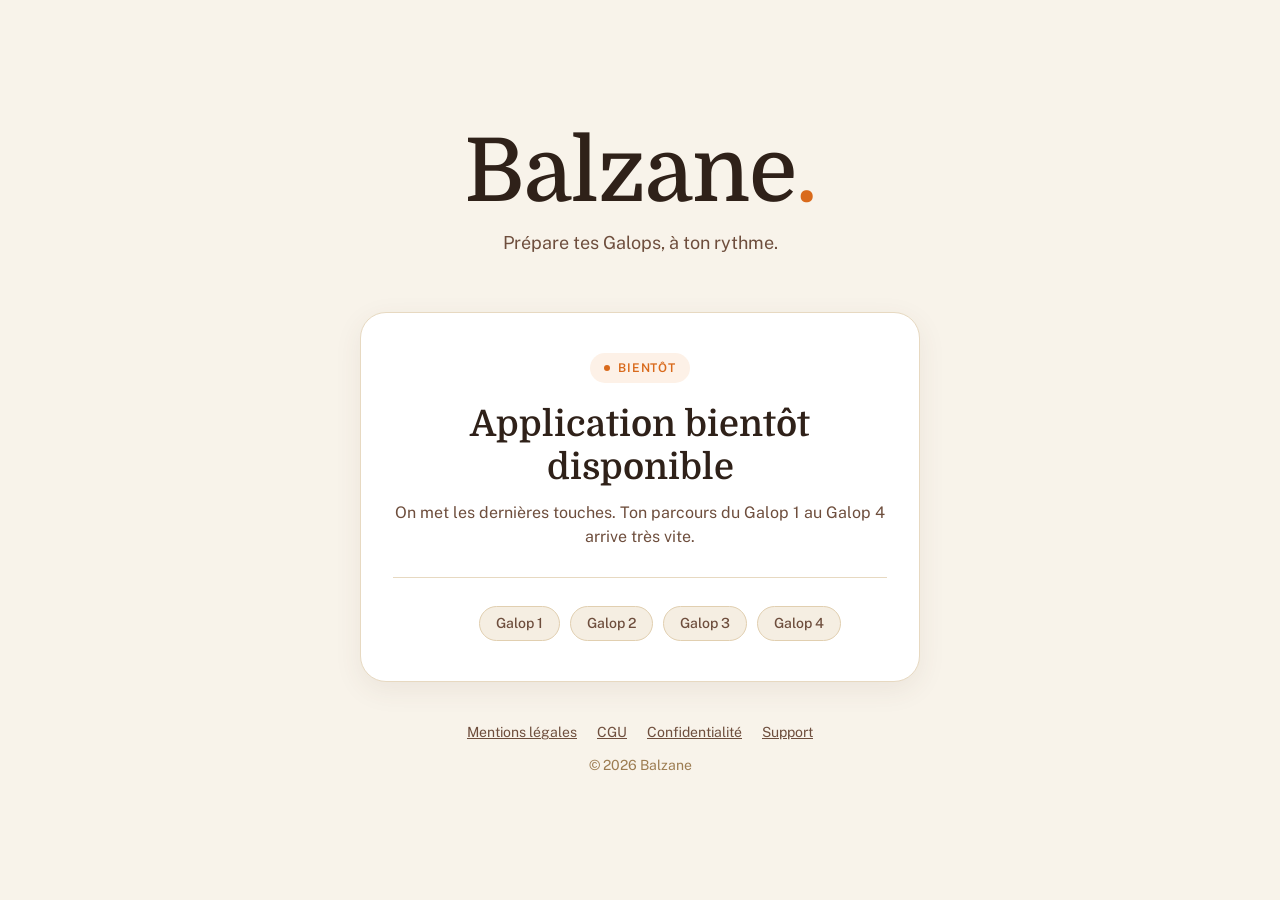
<file: index.html>
<!doctype html>
<html lang="fr">
<head>
  <meta charset="utf-8">
  <meta name="viewport" content="width=device-width, initial-scale=1">
  <title>Balzane. — Application bientôt disponible</title>
  <meta name="description" content="Prépare tes Galops, à ton rythme. L'application Balzane arrive bientôt.">
  <meta name="theme-color" content="#F8F3EA">
  <link rel="preconnect" href="https://fonts.googleapis.com">
  <link rel="preconnect" href="https://fonts.gstatic.com" crossorigin>
  <link href="https://fonts.googleapis.com/css2?family=Domine:wght@400;500;600;700&family=Public+Sans:wght@400;500;600&display=swap" rel="stylesheet">
  <style>
    :root {
      --background: #F8F3EA;
      --background-sunken: #F5EEE2;
      --card: #FFFFFF;
      --foreground: #2F2119;
      --secondary: #6E4E3D;
      --tertiary: #9C7C51;
      --primary: #D96A1C;
      --primary-subtle: #FDF1E7;
      --border: #E1CFB0;
      --border-subtle: #E7D9C1;
      --success: #475737;
      --success-light: #E5EADB;

      --font-display: "Domine", Georgia, serif;
      --font-body: "Public Sans", -apple-system, "Segoe UI", sans-serif;
      --ease: cubic-bezier(0.4, 0, 0.2, 1);
    }

    * { box-sizing: border-box; margin: 0; }

    html { height: 100%; }
    body { min-height: 100%; }

    body {
      display: flex;
      flex-direction: column;
      align-items: center;
      justify-content: center;
      padding: 32px 24px;
      background: var(--background);
      color: var(--foreground);
      font-family: var(--font-body);
      line-height: 1.5;
      -webkit-font-smoothing: antialiased;
    }

    main {
      width: 100%;
      max-width: 560px;
      text-align: center;
    }

    .reveal {
      opacity: 0;
      transform: translateY(12px);
      animation: reveal 600ms var(--ease) forwards;
      animation-delay: calc(var(--i, 0) * 120ms);
    }

    @keyframes reveal {
      to { opacity: 1; transform: none; }
    }

    .wordmark {
      font-family: var(--font-display);
      font-weight: 500;
      font-size: clamp(3.5rem, 14vw, 5.5rem);
      line-height: 1.1;
      letter-spacing: -0.01em;
    }
    .wordmark span { color: var(--primary); }

    .tagline {
      margin-top: 8px;
      font-size: 1.125rem;
      color: var(--secondary);
    }

    .card {
      margin-top: 56px;
      padding: 40px 32px;
      background: var(--card);
      border: 1px solid var(--border-subtle);
      border-radius: 26px;
      box-shadow: 0 8px 28px rgba(87, 62, 48, 0.08);
    }

    .badge {
      display: inline-flex;
      align-items: center;
      gap: 8px;
      padding: 6px 14px;
      border-radius: 999px;
      background: var(--primary-subtle);
      color: var(--primary);
      font-size: 0.75rem;
      font-weight: 600;
      letter-spacing: 0.08em;
      text-transform: uppercase;
    }
    .badge::before {
      content: "";
      width: 6px;
      height: 6px;
      border-radius: 50%;
      background: currentColor;
    }

    h1 {
      margin-top: 20px;
      font-family: var(--font-display);
      font-weight: 600;
      font-size: clamp(1.75rem, 6vw, 2.25rem);
      line-height: 1.2;
    }

    .lead {
      margin-top: 12px;
      color: var(--secondary);
    }

    .galops {
      display: flex;
      flex-wrap: wrap;
      justify-content: center;
      gap: 10px;
      margin-top: 28px;
      padding-top: 28px;
      border-top: 1px solid var(--border-subtle);
    }
    .galops li {
      list-style: none;
      padding: 6px 16px;
      border-radius: 999px;
      border: 1px solid var(--border);
      background: var(--background-sunken);
      color: var(--secondary);
      font-size: 0.875rem;
      font-weight: 500;
      transition: background 200ms var(--ease), border-color 200ms var(--ease);
    }
    .galops li:hover {
      background: var(--card);
      border-color: var(--primary);
    }

    footer {
      margin-top: 40px;
      font-size: 0.875rem;
      color: var(--tertiary);
    }

    .legal-links {
      display: flex;
      flex-wrap: wrap;
      justify-content: center;
      gap: 8px 20px;
      margin-bottom: 12px;
    }
    .legal-links a { color: var(--secondary); }
    .legal-links a:hover { color: var(--primary); }

    @media (max-width: 420px) {
      body { padding: 24px 16px; }
      .card { padding: 32px 20px; }
      .galops { gap: 8px; }
      .galops li { padding: 6px 14px; }
    }

    @media (prefers-reduced-motion: reduce) {
      .reveal { animation: none; opacity: 1; transform: none; }
    }
  </style>
</head>
<body>
  <main>
    <header class="reveal" style="--i: 0">
      <p class="wordmark">Balzane<span>.</span></p>
      <p class="tagline">Prépare tes Galops, à ton rythme.</p>
    </header>

    <section class="card reveal" style="--i: 2">
      <span class="badge">Bientôt</span>
      <h1>Application bientôt disponible</h1>
      <p class="lead">On met les dernières touches. Ton parcours du Galop 1 au Galop 4 arrive très vite.</p>
      <ul class="galops" aria-label="Galops couverts">
        <li>Galop 1</li>
        <li>Galop 2</li>
        <li>Galop 3</li>
        <li>Galop 4</li>
      </ul>
    </section>

    <footer class="reveal" style="--i: 4">
      <nav class="legal-links" aria-label="Informations légales">
        <a href="mentions-legales.html">Mentions légales</a>
        <a href="cgu.html">CGU</a>
        <a href="confidentialite.html">Confidentialité</a>
        <a href="support.html">Support</a>
      </nav>
      © 2026 Balzane
    </footer>
  </main>
</body>
</html>
</file>
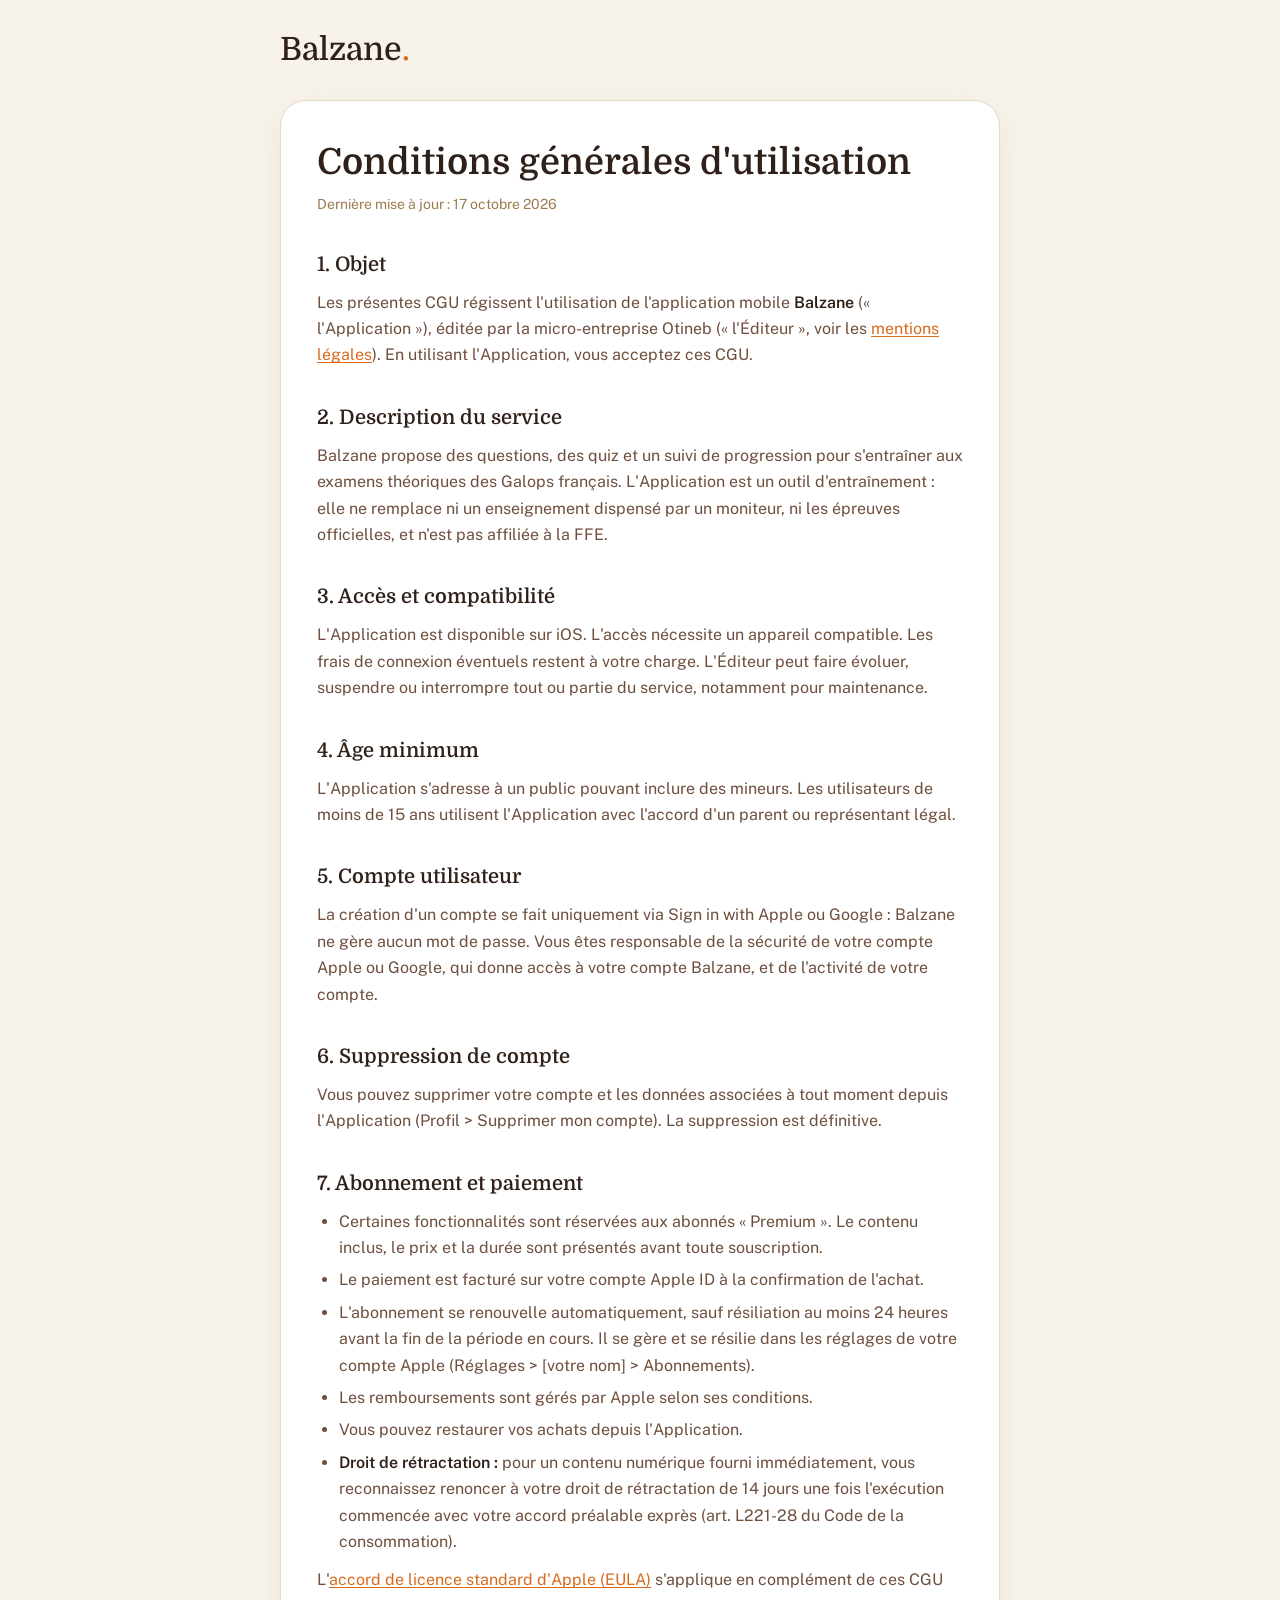
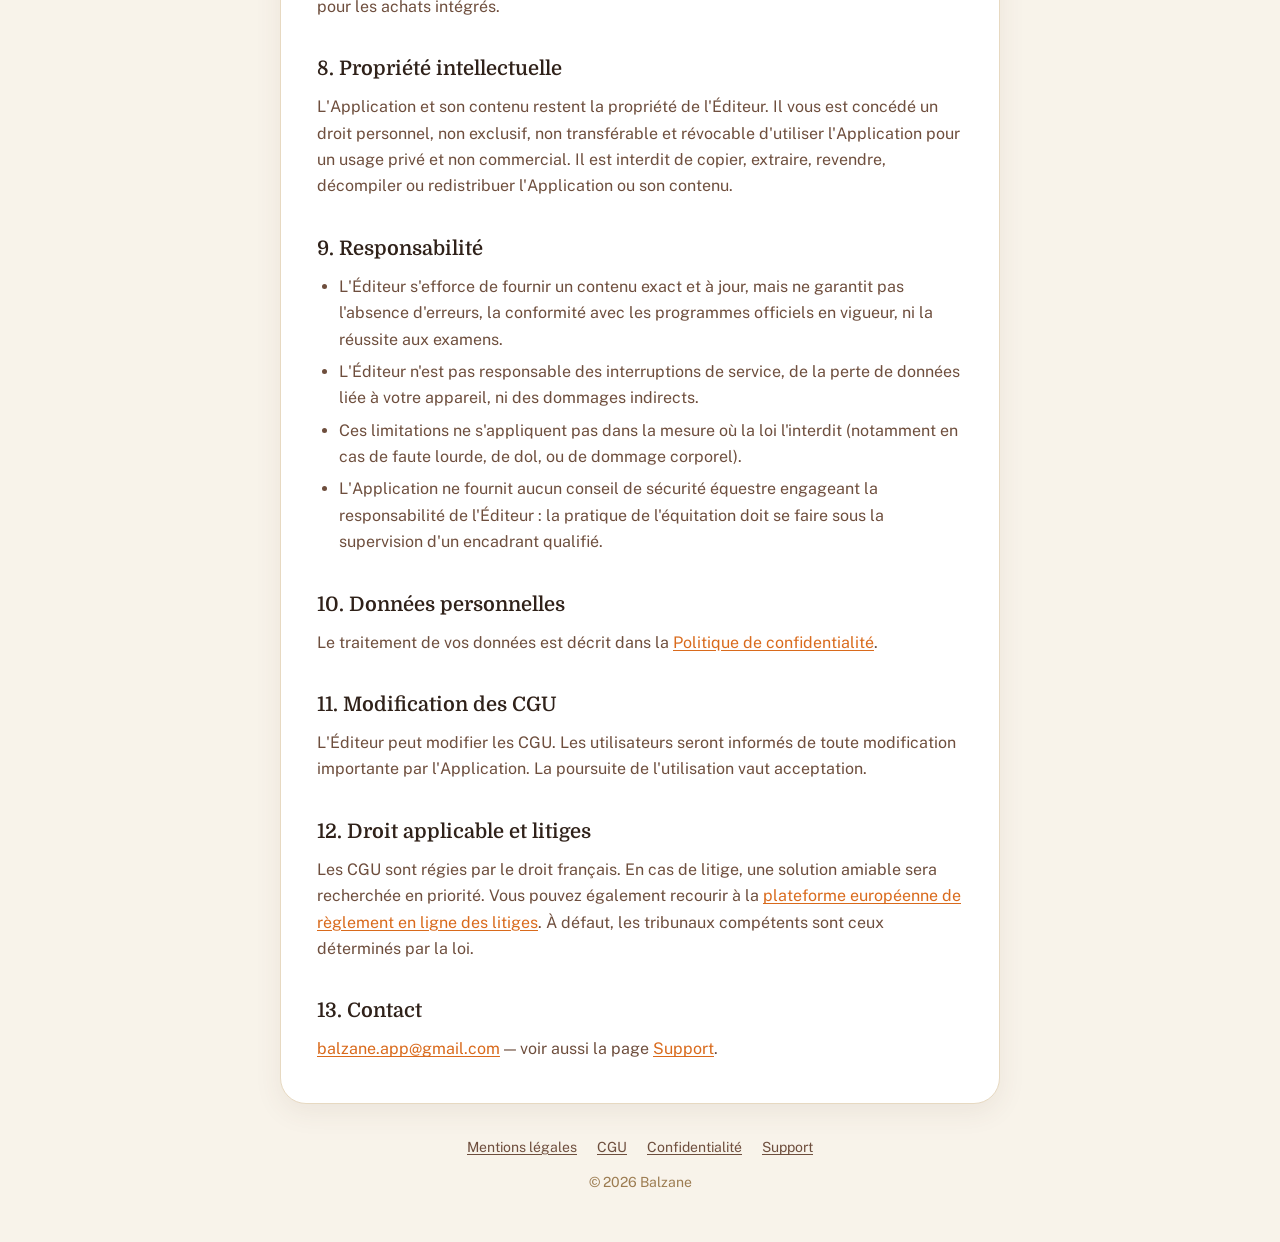
<file: cgu.html>
<!doctype html>
<html lang="fr">
<head>
  <meta charset="utf-8">
  <meta name="viewport" content="width=device-width, initial-scale=1">
  <title>Conditions générales d'utilisation — Balzane.</title>
  <meta name="description" content="Conditions générales d'utilisation de l'application Balzane.">
  <meta name="theme-color" content="#F8F3EA">
  <link rel="preconnect" href="https://fonts.googleapis.com">
  <link rel="preconnect" href="https://fonts.gstatic.com" crossorigin>
  <link href="https://fonts.googleapis.com/css2?family=Domine:wght@400;500;600;700&family=Public+Sans:wght@400;500;600&display=swap" rel="stylesheet">
  <link rel="stylesheet" href="legal.css">
</head>
<body>
  <div class="page">
    <a class="wordmark" href="/">Balzane<span>.</span></a>

    <main class="card">
      <h1>Conditions générales d'utilisation</h1>
      <p class="updated">Dernière mise à jour : 17 octobre 2026</p>

      <h2>1. Objet</h2>
      <p>Les présentes CGU régissent l'utilisation de l'application mobile <strong>Balzane</strong> (« l'Application »), éditée par la micro-entreprise Otineb (« l'Éditeur », voir les <a href="mentions-legales.html">mentions légales</a>). En utilisant l'Application, vous acceptez ces CGU.</p>

      <h2>2. Description du service</h2>
      <p>Balzane propose des questions, des quiz et un suivi de progression pour s'entraîner aux examens théoriques des Galops français. L'Application est un outil d'entraînement : elle ne remplace ni un enseignement dispensé par un moniteur, ni les épreuves officielles, et n'est pas affiliée à la FFE.</p>

      <h2>3. Accès et compatibilité</h2>
      <p>L'Application est disponible sur iOS. L'accès nécessite un appareil compatible. Les frais de connexion éventuels restent à votre charge. L'Éditeur peut faire évoluer, suspendre ou interrompre tout ou partie du service, notamment pour maintenance.</p>

      <h2>4. Âge minimum</h2>
      <p>L'Application s'adresse à un public pouvant inclure des mineurs. Les utilisateurs de moins de 15 ans utilisent l'Application avec l'accord d'un parent ou représentant légal.</p>

      <h2>5. Compte utilisateur</h2>
      <p>La création d'un compte se fait uniquement via Sign in with Apple ou Google : Balzane ne gère aucun mot de passe. Vous êtes responsable de la sécurité de votre compte Apple ou Google, qui donne accès à votre compte Balzane, et de l'activité de votre compte.</p>

      <h2>6. Suppression de compte</h2>
      <p>Vous pouvez supprimer votre compte et les données associées à tout moment depuis l'Application (Profil &gt; Supprimer mon compte). La suppression est définitive.</p>

      <h2>7. Abonnement et paiement</h2>
      <ul>
        <li>Certaines fonctionnalités sont réservées aux abonnés « Premium ». Le contenu inclus, le prix et la durée sont présentés avant toute souscription.</li>
        <li>Le paiement est facturé sur votre compte Apple ID à la confirmation de l'achat.</li>
        <li>L'abonnement se renouvelle automatiquement, sauf résiliation au moins 24 heures avant la fin de la période en cours. Il se gère et se résilie dans les réglages de votre compte Apple (Réglages &gt; [votre nom] &gt; Abonnements).</li>
        <li>Les remboursements sont gérés par Apple selon ses conditions.</li>
        <li>Vous pouvez restaurer vos achats depuis l'Application.</li>
        <li><strong>Droit de rétractation :</strong> pour un contenu numérique fourni immédiatement, vous reconnaissez renoncer à votre droit de rétractation de 14 jours une fois l'exécution commencée avec votre accord préalable exprès (art. L221-28 du Code de la consommation).</li>
      </ul>
      <p>L'<a href="https://www.apple.com/legal/internet-services/itunes/dev/stdeula/" rel="noopener">accord de licence standard d'Apple (EULA)</a> s'applique en complément de ces CGU pour les achats intégrés.</p>

      <h2>8. Propriété intellectuelle</h2>
      <p>L'Application et son contenu restent la propriété de l'Éditeur. Il vous est concédé un droit personnel, non exclusif, non transférable et révocable d'utiliser l'Application pour un usage privé et non commercial. Il est interdit de copier, extraire, revendre, décompiler ou redistribuer l'Application ou son contenu.</p>

      <h2>9. Responsabilité</h2>
      <ul>
        <li>L'Éditeur s'efforce de fournir un contenu exact et à jour, mais ne garantit pas l'absence d'erreurs, la conformité avec les programmes officiels en vigueur, ni la réussite aux examens.</li>
        <li>L'Éditeur n'est pas responsable des interruptions de service, de la perte de données liée à votre appareil, ni des dommages indirects.</li>
        <li>Ces limitations ne s'appliquent pas dans la mesure où la loi l'interdit (notamment en cas de faute lourde, de dol, ou de dommage corporel).</li>
        <li>L'Application ne fournit aucun conseil de sécurité équestre engageant la responsabilité de l'Éditeur : la pratique de l'équitation doit se faire sous la supervision d'un encadrant qualifié.</li>
      </ul>

      <h2>10. Données personnelles</h2>
      <p>Le traitement de vos données est décrit dans la <a href="confidentialite.html">Politique de confidentialité</a>.</p>

      <h2>11. Modification des CGU</h2>
      <p>L'Éditeur peut modifier les CGU. Les utilisateurs seront informés de toute modification importante par l'Application. La poursuite de l'utilisation vaut acceptation.</p>

      <h2>12. Droit applicable et litiges</h2>
      <p>Les CGU sont régies par le droit français. En cas de litige, une solution amiable sera recherchée en priorité. Vous pouvez également recourir à la <a href="https://ec.europa.eu/consumers/odr" rel="noopener">plateforme européenne de règlement en ligne des litiges</a>. À défaut, les tribunaux compétents sont ceux déterminés par la loi.</p>

      <h2>13. Contact</h2>
      <p><a href="mailto:balzane.app@gmail.com">balzane.app@gmail.com</a> — voir aussi la page <a href="support.html">Support</a>.</p>
    </main>

    <footer>
      <nav aria-label="Informations légales">
        <a href="mentions-legales.html">Mentions légales</a>
        <a href="cgu.html">CGU</a>
        <a href="confidentialite.html">Confidentialité</a>
        <a href="support.html">Support</a>
      </nav>
      © 2026 Balzane
    </footer>
  </div>
</body>
</html>
</file>
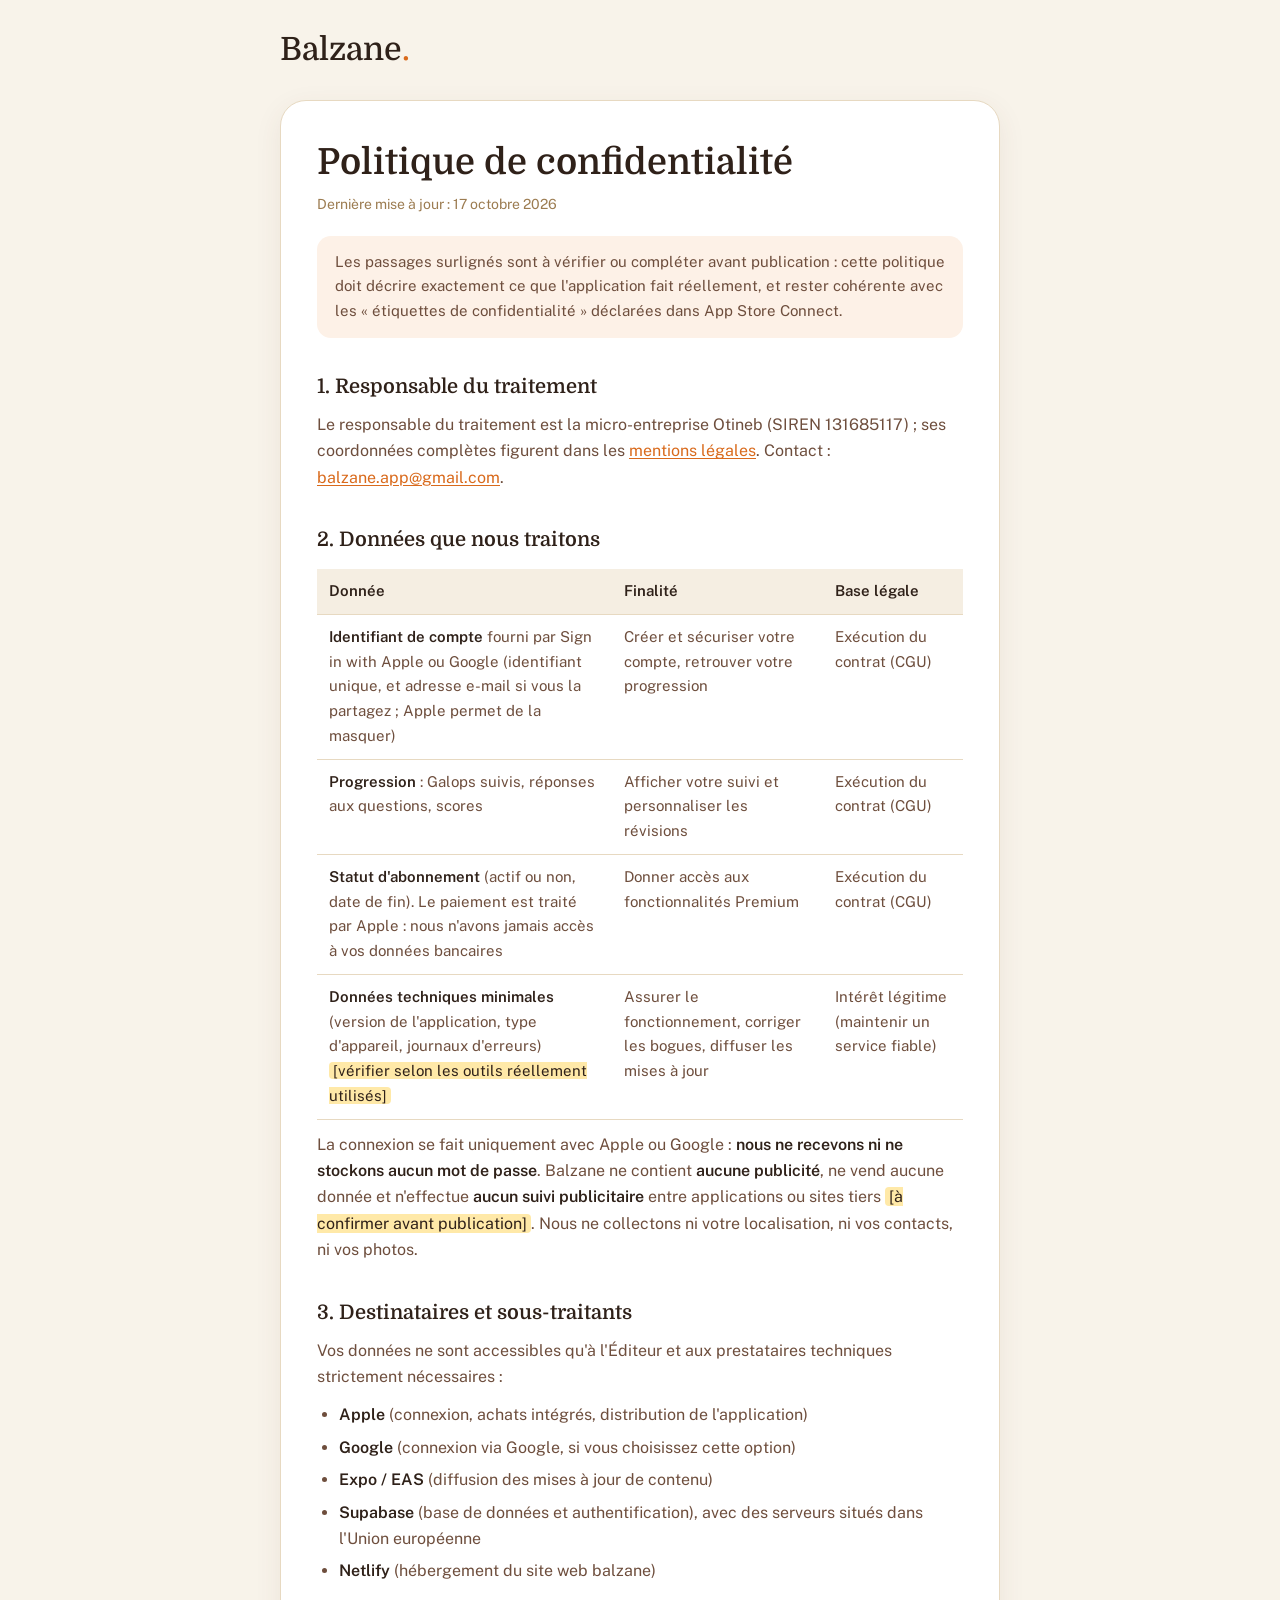
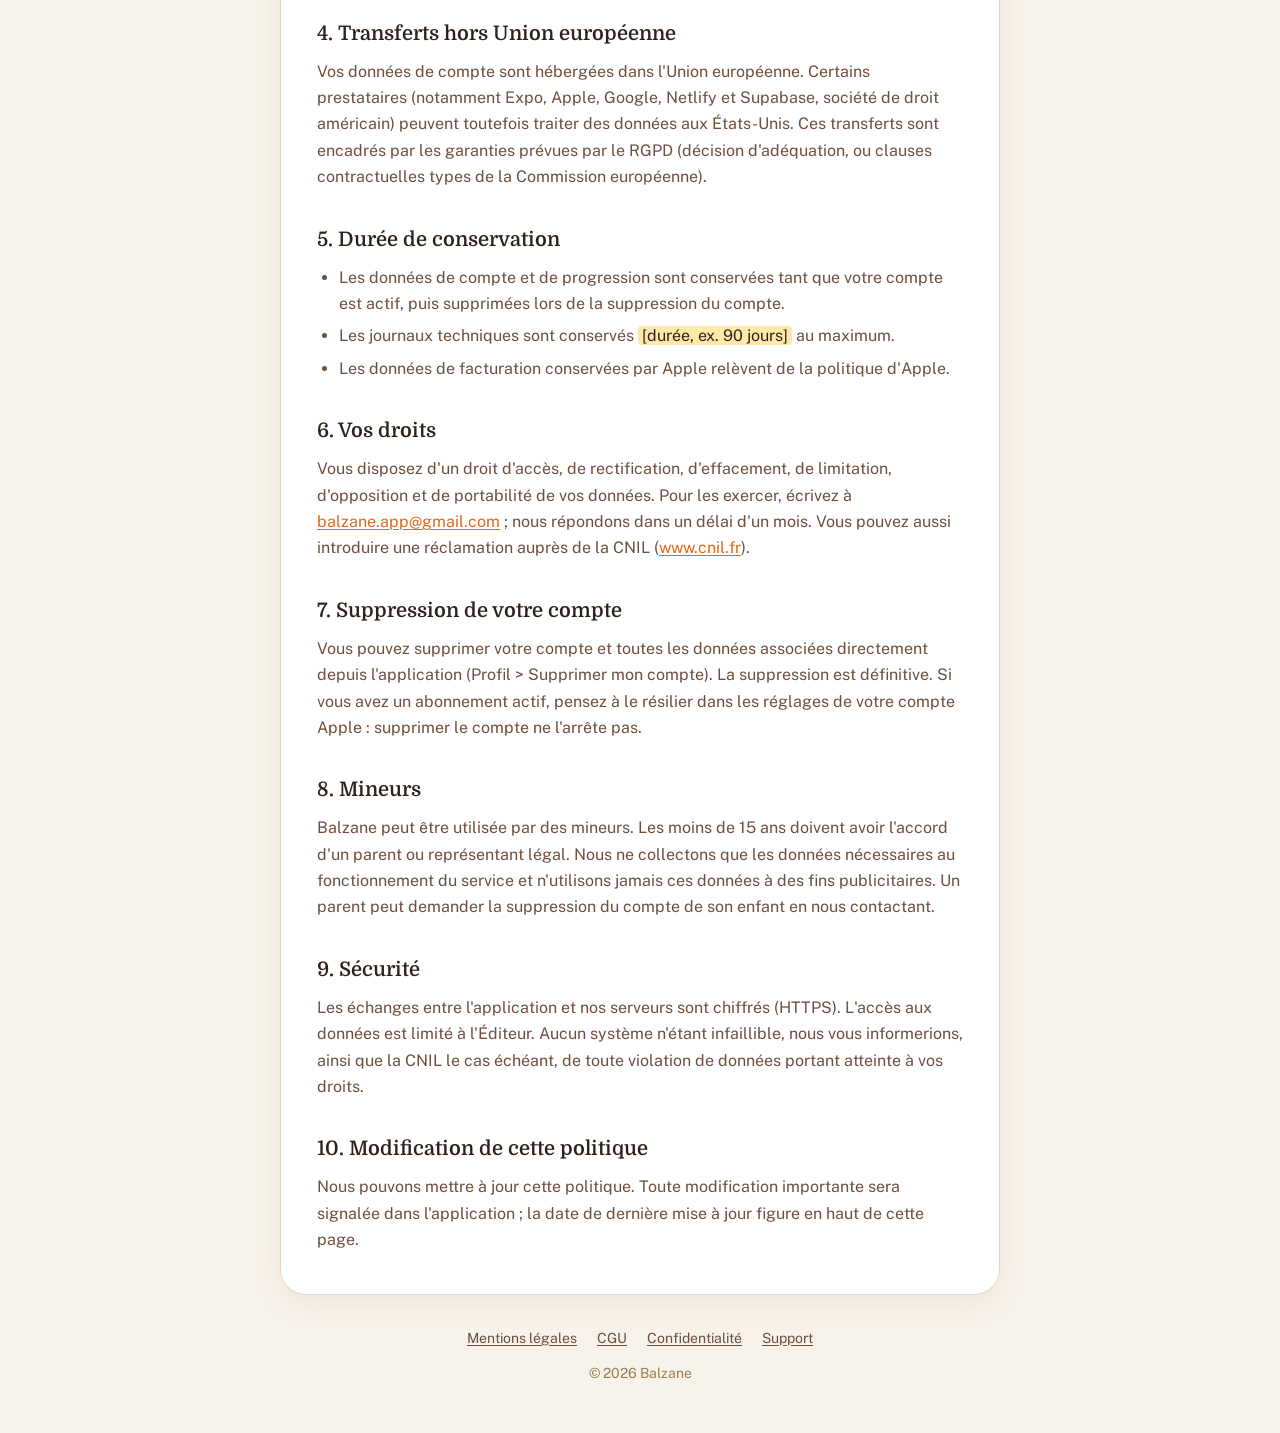
<file: confidentialite.html>
<!doctype html>
<html lang="fr">
<head>
  <meta charset="utf-8">
  <meta name="viewport" content="width=device-width, initial-scale=1">
  <title>Politique de confidentialité — Balzane.</title>
  <meta name="description" content="Politique de confidentialité de l'application Balzane : données collectées, finalités, durées de conservation et vos droits.">
  <meta name="theme-color" content="#F8F3EA">
  <link rel="preconnect" href="https://fonts.googleapis.com">
  <link rel="preconnect" href="https://fonts.gstatic.com" crossorigin>
  <link href="https://fonts.googleapis.com/css2?family=Domine:wght@400;500;600;700&family=Public+Sans:wght@400;500;600&display=swap" rel="stylesheet">
  <link rel="stylesheet" href="legal.css">
</head>
<body>
  <div class="page">
    <a class="wordmark" href="/">Balzane<span>.</span></a>

    <main class="card">
      <h1>Politique de confidentialité</h1>
      <p class="updated">Dernière mise à jour : 17 octobre 2026</p>

      <p class="note">Les passages surlignés sont à vérifier ou compléter avant publication : cette politique doit décrire exactement ce que l'application fait réellement, et rester cohérente avec les « étiquettes de confidentialité » déclarées dans App Store Connect.</p>

      <h2>1. Responsable du traitement</h2>
      <p>Le responsable du traitement est la micro-entreprise Otineb (SIREN 131685117) ; ses coordonnées complètes figurent dans les <a href="mentions-legales.html">mentions légales</a>. Contact : <a href="mailto:balzane.app@gmail.com">balzane.app@gmail.com</a>.</p>

      <h2>2. Données que nous traitons</h2>
      <div class="table-wrap">
        <table>
          <thead>
            <tr><th>Donnée</th><th>Finalité</th><th>Base légale</th></tr>
          </thead>
          <tbody>
            <tr>
              <td><strong>Identifiant de compte</strong> fourni par Sign in with Apple ou Google (identifiant unique, et adresse e-mail si vous la partagez ; Apple permet de la masquer)</td>
              <td>Créer et sécuriser votre compte, retrouver votre progression</td>
              <td>Exécution du contrat (CGU)</td>
            </tr>
            <tr>
              <td><strong>Progression</strong> : Galops suivis, réponses aux questions, scores</td>
              <td>Afficher votre suivi et personnaliser les révisions</td>
              <td>Exécution du contrat (CGU)</td>
            </tr>
            <tr>
              <td><strong>Statut d'abonnement</strong> (actif ou non, date de fin). Le paiement est traité par Apple : nous n'avons jamais accès à vos données bancaires</td>
              <td>Donner accès aux fonctionnalités Premium</td>
              <td>Exécution du contrat (CGU)</td>
            </tr>
            <tr>
              <td><strong>Données techniques minimales</strong> (version de l'application, type d'appareil, journaux d'erreurs) <mark class="todo">[vérifier selon les outils réellement utilisés]</mark></td>
              <td>Assurer le fonctionnement, corriger les bogues, diffuser les mises à jour</td>
              <td>Intérêt légitime (maintenir un service fiable)</td>
            </tr>
          </tbody>
        </table>
      </div>
      <p>La connexion se fait uniquement avec Apple ou Google : <strong>nous ne recevons ni ne stockons aucun mot de passe</strong>. Balzane ne contient <strong>aucune publicité</strong>, ne vend aucune donnée et n'effectue <strong>aucun suivi publicitaire</strong> entre applications ou sites tiers <mark class="todo">[à confirmer avant publication]</mark>. Nous ne collectons ni votre localisation, ni vos contacts, ni vos photos.</p>

      <h2>3. Destinataires et sous-traitants</h2>
      <p>Vos données ne sont accessibles qu'à l'Éditeur et aux prestataires techniques strictement nécessaires :</p>
      <ul>
        <li><strong>Apple</strong> (connexion, achats intégrés, distribution de l'application)</li>
        <li><strong>Google</strong> (connexion via Google, si vous choisissez cette option)</li>
        <li><strong>Expo / EAS</strong> (diffusion des mises à jour de contenu)</li>
        <li><strong>Supabase</strong> (base de données et authentification), avec des serveurs situés dans l'Union européenne</li>
        <li><strong>Netlify</strong> (hébergement du site web balzane)</li>
      </ul>

      <h2>4. Transferts hors Union européenne</h2>
      <p>Vos données de compte sont hébergées dans l'Union européenne. Certains prestataires (notamment Expo, Apple, Google, Netlify et Supabase, société de droit américain) peuvent toutefois traiter des données aux États-Unis. Ces transferts sont encadrés par les garanties prévues par le RGPD (décision d'adéquation, ou clauses contractuelles types de la Commission européenne).</p>

      <h2>5. Durée de conservation</h2>
      <ul>
        <li>Les données de compte et de progression sont conservées tant que votre compte est actif, puis supprimées lors de la suppression du compte.</li>
        <li>Les journaux techniques sont conservés <mark class="todo">[durée, ex. 90 jours]</mark> au maximum.</li>
        <li>Les données de facturation conservées par Apple relèvent de la politique d'Apple.</li>
      </ul>

      <h2>6. Vos droits</h2>
      <p>Vous disposez d'un droit d'accès, de rectification, d'effacement, de limitation, d'opposition et de portabilité de vos données. Pour les exercer, écrivez à <a href="mailto:balzane.app@gmail.com">balzane.app@gmail.com</a> ; nous répondons dans un délai d'un mois. Vous pouvez aussi introduire une réclamation auprès de la CNIL (<a href="https://www.cnil.fr" rel="noopener">www.cnil.fr</a>).</p>

      <h2>7. Suppression de votre compte</h2>
      <p>Vous pouvez supprimer votre compte et toutes les données associées directement depuis l'application (Profil &gt; Supprimer mon compte). La suppression est définitive. Si vous avez un abonnement actif, pensez à le résilier dans les réglages de votre compte Apple : supprimer le compte ne l'arrête pas.</p>

      <h2>8. Mineurs</h2>
      <p>Balzane peut être utilisée par des mineurs. Les moins de 15 ans doivent avoir l'accord d'un parent ou représentant légal. Nous ne collectons que les données nécessaires au fonctionnement du service et n'utilisons jamais ces données à des fins publicitaires. Un parent peut demander la suppression du compte de son enfant en nous contactant.</p>

      <h2>9. Sécurité</h2>
      <p>Les échanges entre l'application et nos serveurs sont chiffrés (HTTPS). L'accès aux données est limité à l'Éditeur. Aucun système n'étant infaillible, nous vous informerions, ainsi que la CNIL le cas échéant, de toute violation de données portant atteinte à vos droits.</p>

      <h2>10. Modification de cette politique</h2>
      <p>Nous pouvons mettre à jour cette politique. Toute modification importante sera signalée dans l'application ; la date de dernière mise à jour figure en haut de cette page.</p>
    </main>

    <footer>
      <nav aria-label="Informations légales">
        <a href="mentions-legales.html">Mentions légales</a>
        <a href="cgu.html">CGU</a>
        <a href="confidentialite.html">Confidentialité</a>
        <a href="support.html">Support</a>
      </nav>
      © 2026 Balzane
    </footer>
  </div>
</body>
</html>
</file>
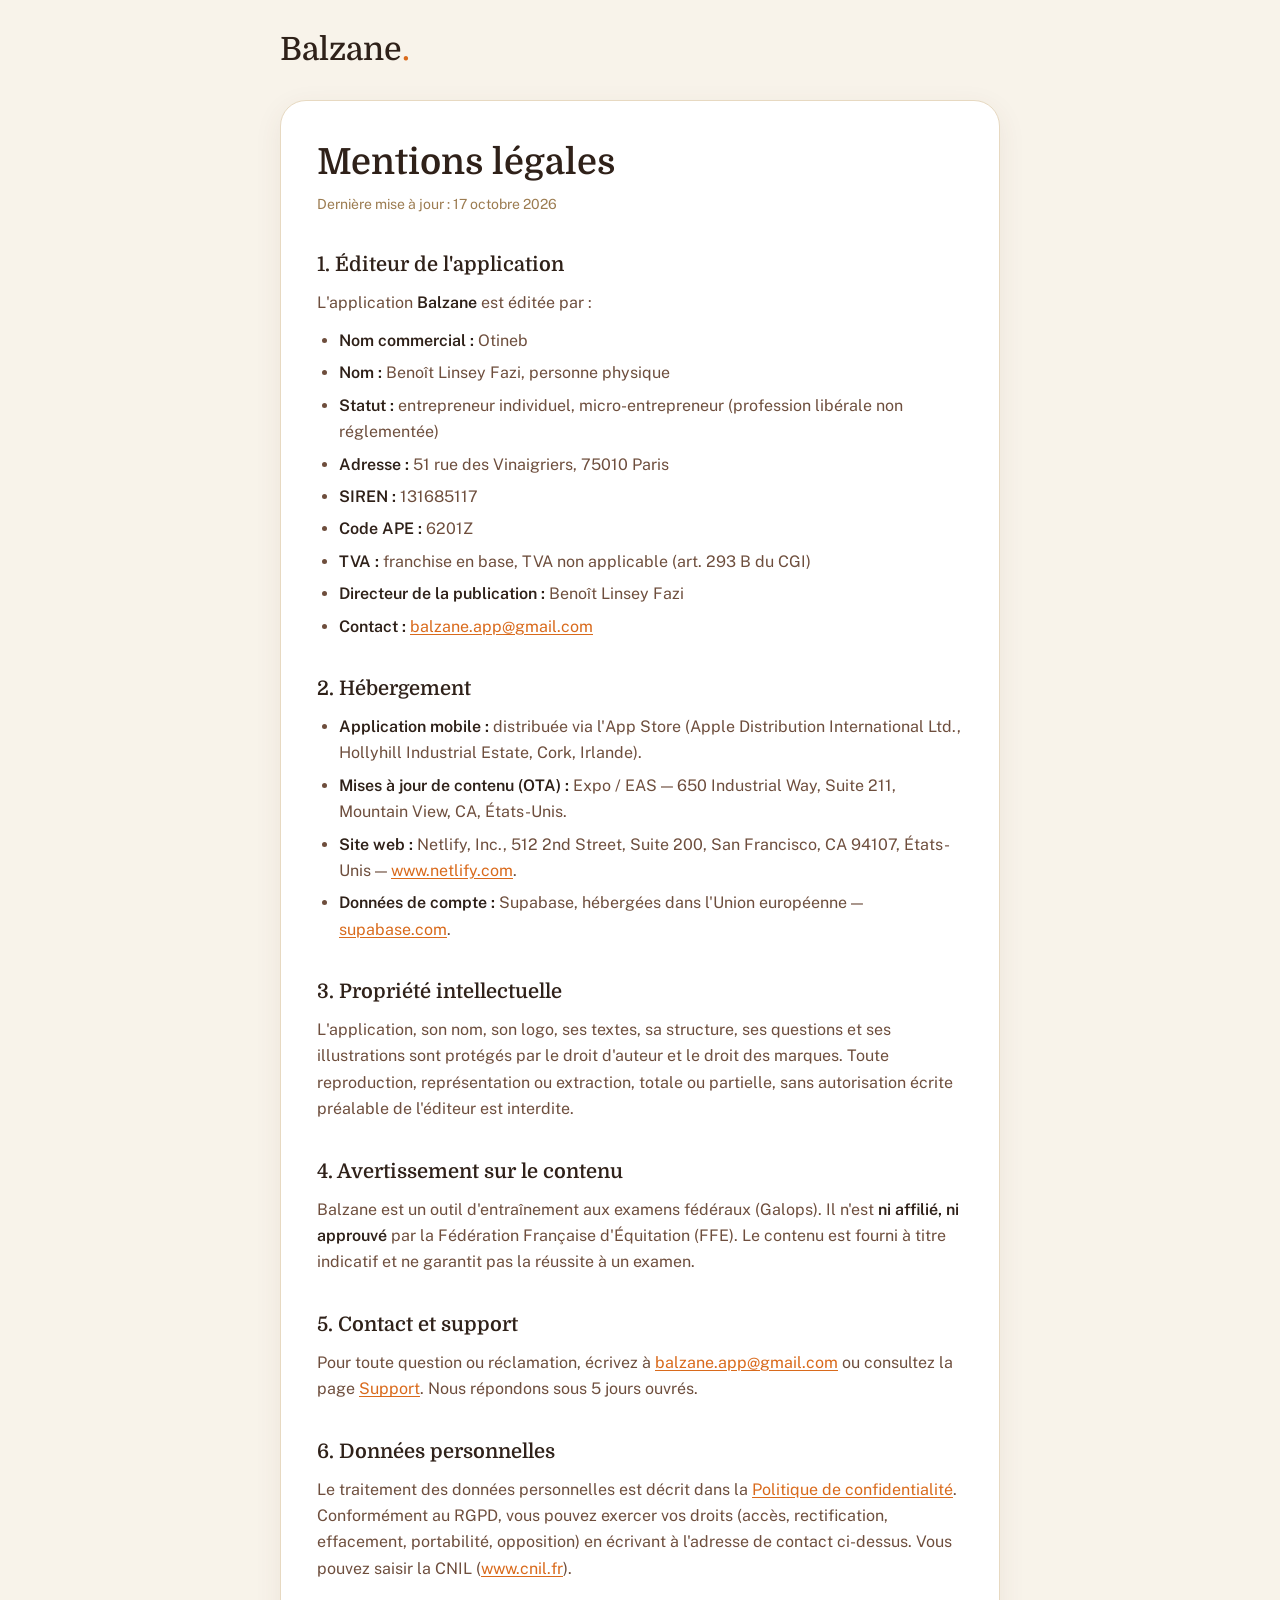
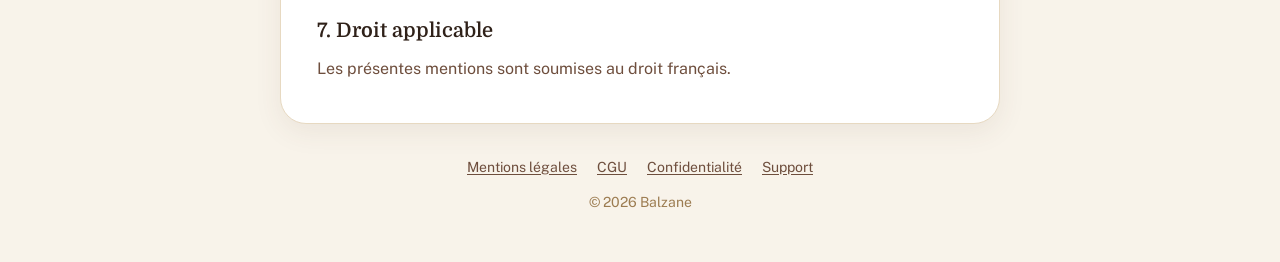
<file: mentions-legales.html>
<!doctype html>
<html lang="fr">
<head>
  <meta charset="utf-8">
  <meta name="viewport" content="width=device-width, initial-scale=1">
  <title>Mentions légales — Balzane.</title>
  <meta name="description" content="Mentions légales de l'application Balzane.">
  <meta name="theme-color" content="#F8F3EA">
  <link rel="preconnect" href="https://fonts.googleapis.com">
  <link rel="preconnect" href="https://fonts.gstatic.com" crossorigin>
  <link href="https://fonts.googleapis.com/css2?family=Domine:wght@400;500;600;700&family=Public+Sans:wght@400;500;600&display=swap" rel="stylesheet">
  <link rel="stylesheet" href="legal.css">
</head>
<body>
  <div class="page">
    <a class="wordmark" href="/">Balzane<span>.</span></a>

    <main class="card">
      <h1>Mentions légales</h1>
      <p class="updated">Dernière mise à jour : 17 octobre 2026</p>

      <h2>1. Éditeur de l'application</h2>
      <p>L'application <strong>Balzane</strong> est éditée par :</p>
      <ul>
        <li><strong>Nom commercial :</strong> Otineb</li>
        <li><strong>Nom :</strong> Benoît Linsey Fazi, personne physique</li>
        <li><strong>Statut :</strong> entrepreneur individuel, micro-entrepreneur (profession libérale non réglementée)</li>
        <li><strong>Adresse :</strong> 51 rue des Vinaigriers, 75010 Paris</li>
        <li><strong>SIREN :</strong> 131685117</li>
        <li><strong>Code APE :</strong> 6201Z</li>
        <li><strong>TVA :</strong> franchise en base, TVA non applicable (art. 293 B du CGI)</li>
        <li><strong>Directeur de la publication :</strong> Benoît Linsey Fazi</li>
        <li><strong>Contact :</strong> <a href="mailto:balzane.app@gmail.com">balzane.app@gmail.com</a></li>
      </ul>

      <h2>2. Hébergement</h2>
      <ul>
        <li><strong>Application mobile :</strong> distribuée via l'App Store (Apple Distribution International Ltd., Hollyhill Industrial Estate, Cork, Irlande).</li>
        <li><strong>Mises à jour de contenu (OTA) :</strong> Expo / EAS — 650 Industrial Way, Suite 211, Mountain View, CA, États-Unis.</li>
        <li><strong>Site web :</strong> Netlify, Inc., 512 2nd Street, Suite 200, San Francisco, CA 94107, États-Unis — <a href="https://www.netlify.com" rel="noopener">www.netlify.com</a>.</li>
        <li><strong>Données de compte :</strong> Supabase, hébergées dans l'Union européenne — <a href="https://supabase.com" rel="noopener">supabase.com</a>.</li>
      </ul>

      <h2>3. Propriété intellectuelle</h2>
      <p>L'application, son nom, son logo, ses textes, sa structure, ses questions et ses illustrations sont protégés par le droit d'auteur et le droit des marques. Toute reproduction, représentation ou extraction, totale ou partielle, sans autorisation écrite préalable de l'éditeur est interdite.</p>

      <h2>4. Avertissement sur le contenu</h2>
      <p>Balzane est un outil d'entraînement aux examens fédéraux (Galops). Il n'est <strong>ni affilié, ni approuvé</strong> par la Fédération Française d'Équitation (FFE). Le contenu est fourni à titre indicatif et ne garantit pas la réussite à un examen.</p>

      <h2>5. Contact et support</h2>
      <p>Pour toute question ou réclamation, écrivez à <a href="mailto:balzane.app@gmail.com">balzane.app@gmail.com</a> ou consultez la page <a href="support.html">Support</a>. Nous répondons sous 5 jours ouvrés.</p>

      <h2>6. Données personnelles</h2>
      <p>Le traitement des données personnelles est décrit dans la <a href="confidentialite.html">Politique de confidentialité</a>. Conformément au RGPD, vous pouvez exercer vos droits (accès, rectification, effacement, portabilité, opposition) en écrivant à l'adresse de contact ci-dessus. Vous pouvez saisir la CNIL (<a href="https://www.cnil.fr" rel="noopener">www.cnil.fr</a>).</p>

      <h2>7. Droit applicable</h2>
      <p>Les présentes mentions sont soumises au droit français.</p>
    </main>

    <footer>
      <nav aria-label="Informations légales">
        <a href="mentions-legales.html">Mentions légales</a>
        <a href="cgu.html">CGU</a>
        <a href="confidentialite.html">Confidentialité</a>
        <a href="support.html">Support</a>
      </nav>
      © 2026 Balzane
    </footer>
  </div>
</body>
</html>
</file>
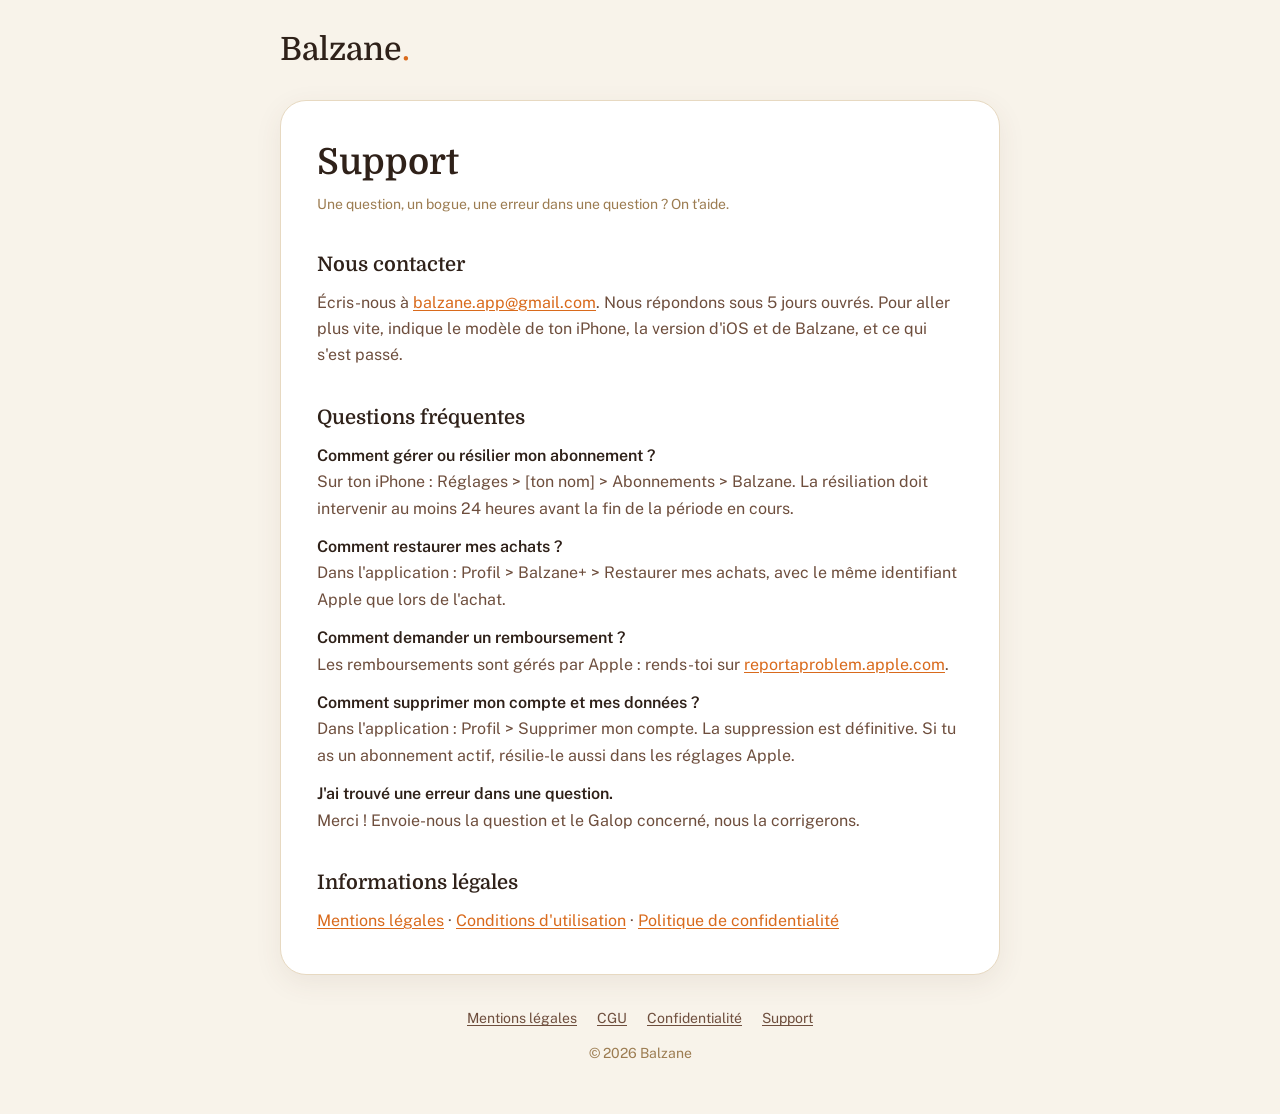
<file: support.html>
<!doctype html>
<html lang="fr">
<head>
  <meta charset="utf-8">
  <meta name="viewport" content="width=device-width, initial-scale=1">
  <title>Support — Balzane.</title>
  <meta name="description" content="Besoin d'aide avec Balzane ? Contact, abonnement, restauration des achats et suppression de compte.">
  <meta name="theme-color" content="#F8F3EA">
  <link rel="preconnect" href="https://fonts.googleapis.com">
  <link rel="preconnect" href="https://fonts.gstatic.com" crossorigin>
  <link href="https://fonts.googleapis.com/css2?family=Domine:wght@400;500;600;700&family=Public+Sans:wght@400;500;600&display=swap" rel="stylesheet">
  <link rel="stylesheet" href="legal.css">
</head>
<body>
  <div class="page">
    <a class="wordmark" href="/">Balzane<span>.</span></a>

    <main class="card">
      <h1>Support</h1>
      <p class="updated">Une question, un bogue, une erreur dans une question ? On t'aide.</p>

      <h2>Nous contacter</h2>
      <p>Écris-nous à <a href="mailto:balzane.app@gmail.com">balzane.app@gmail.com</a>. Nous répondons sous 5 jours ouvrés. Pour aller plus vite, indique le modèle de ton iPhone, la version d'iOS et de Balzane, et ce qui s'est passé.</p>

      <h2>Questions fréquentes</h2>

      <p><strong>Comment gérer ou résilier mon abonnement ?</strong><br>
      Sur ton iPhone : Réglages &gt; [ton nom] &gt; Abonnements &gt; Balzane. La résiliation doit intervenir au moins 24 heures avant la fin de la période en cours.</p>

      <p><strong>Comment restaurer mes achats ?</strong><br>
      Dans l'application : Profil &gt; Balzane+ &gt; Restaurer mes achats, avec le même identifiant Apple que lors de l'achat.</p>

      <p><strong>Comment demander un remboursement ?</strong><br>
      Les remboursements sont gérés par Apple : rends-toi sur <a href="https://reportaproblem.apple.com" rel="noopener">reportaproblem.apple.com</a>.</p>

      <p><strong>Comment supprimer mon compte et mes données ?</strong><br>
      Dans l'application : Profil &gt; Supprimer mon compte. La suppression est définitive. Si tu as un abonnement actif, résilie-le aussi dans les réglages Apple.</p>

      <p><strong>J'ai trouvé une erreur dans une question.</strong><br>
      Merci ! Envoie-nous la question et le Galop concerné, nous la corrigerons.</p>

      <h2>Informations légales</h2>
      <p>
        <a href="mentions-legales.html">Mentions légales</a> ·
        <a href="cgu.html">Conditions d'utilisation</a> ·
        <a href="confidentialite.html">Politique de confidentialité</a>
      </p>
    </main>

    <footer>
      <nav aria-label="Informations légales">
        <a href="mentions-legales.html">Mentions légales</a>
        <a href="cgu.html">CGU</a>
        <a href="confidentialite.html">Confidentialité</a>
        <a href="support.html">Support</a>
      </nav>
      © 2026 Balzane
    </footer>
  </div>
</body>
</html>
</file>
<file: legal.css>
:root {
  --background: #F8F3EA;
  --background-sunken: #F5EEE2;
  --card: #FFFFFF;
  --foreground: #2F2119;
  --secondary: #6E4E3D;
  --tertiary: #9C7C51;
  --primary: #D96A1C;
  --primary-subtle: #FDF1E7;
  --border: #E1CFB0;
  --border-subtle: #E7D9C1;

  --font-display: "Domine", Georgia, serif;
  --font-body: "Public Sans", -apple-system, "Segoe UI", sans-serif;
}

* { box-sizing: border-box; margin: 0; }

body {
  min-height: 100vh;
  padding: 32px 24px 48px;
  background: var(--background);
  color: var(--foreground);
  font-family: var(--font-body);
  line-height: 1.65;
  -webkit-font-smoothing: antialiased;
}

.page {
  width: 100%;
  max-width: 720px;
  margin: 0 auto;
}

.wordmark {
  display: inline-block;
  font-family: var(--font-display);
  font-weight: 500;
  font-size: 2rem;
  line-height: 1.1;
  color: var(--foreground);
  text-decoration: none;
}
.wordmark span { color: var(--primary); }

.card {
  margin-top: 32px;
  padding: 40px 36px;
  background: var(--card);
  border: 1px solid var(--border-subtle);
  border-radius: 26px;
  box-shadow: 0 8px 28px rgba(87, 62, 48, 0.08);
}

h1 {
  font-family: var(--font-display);
  font-weight: 600;
  font-size: clamp(1.75rem, 6vw, 2.25rem);
  line-height: 1.2;
}

h2 {
  margin-top: 36px;
  font-family: var(--font-display);
  font-weight: 600;
  font-size: 1.25rem;
  line-height: 1.3;
}

.updated {
  margin-top: 8px;
  font-size: 0.875rem;
  color: var(--tertiary);
}

p, ul { margin-top: 12px; }
ul { padding-left: 22px; }
li + li { margin-top: 6px; }

p, li { color: var(--secondary); }
strong { color: var(--foreground); font-weight: 600; }

a { color: var(--primary); text-underline-offset: 2px; }

.note {
  margin-top: 20px;
  padding: 14px 18px;
  border-radius: 14px;
  background: var(--primary-subtle);
  font-size: 0.9375rem;
}

table {
  width: 100%;
  margin-top: 16px;
  border-collapse: collapse;
  font-size: 0.9375rem;
}
th, td {
  padding: 10px 12px;
  border-bottom: 1px solid var(--border-subtle);
  text-align: left;
  vertical-align: top;
  color: var(--secondary);
}
th { color: var(--foreground); font-weight: 600; background: var(--background-sunken); }

.table-wrap { overflow-x: auto; }

footer {
  margin-top: 32px;
  text-align: center;
  font-size: 0.875rem;
  color: var(--tertiary);
}
footer nav {
  display: flex;
  flex-wrap: wrap;
  justify-content: center;
  gap: 8px 20px;
  margin-bottom: 12px;
}
footer a { color: var(--secondary); }
footer a:hover { color: var(--primary); }

@media (max-width: 520px) {
  body { padding: 24px 16px 40px; }
  .card { padding: 28px 20px; }
}

mark.todo {
  padding: 0 4px;
  border-radius: 4px;
  background: #FFE9A8;
  color: var(--foreground);
}
</file>
